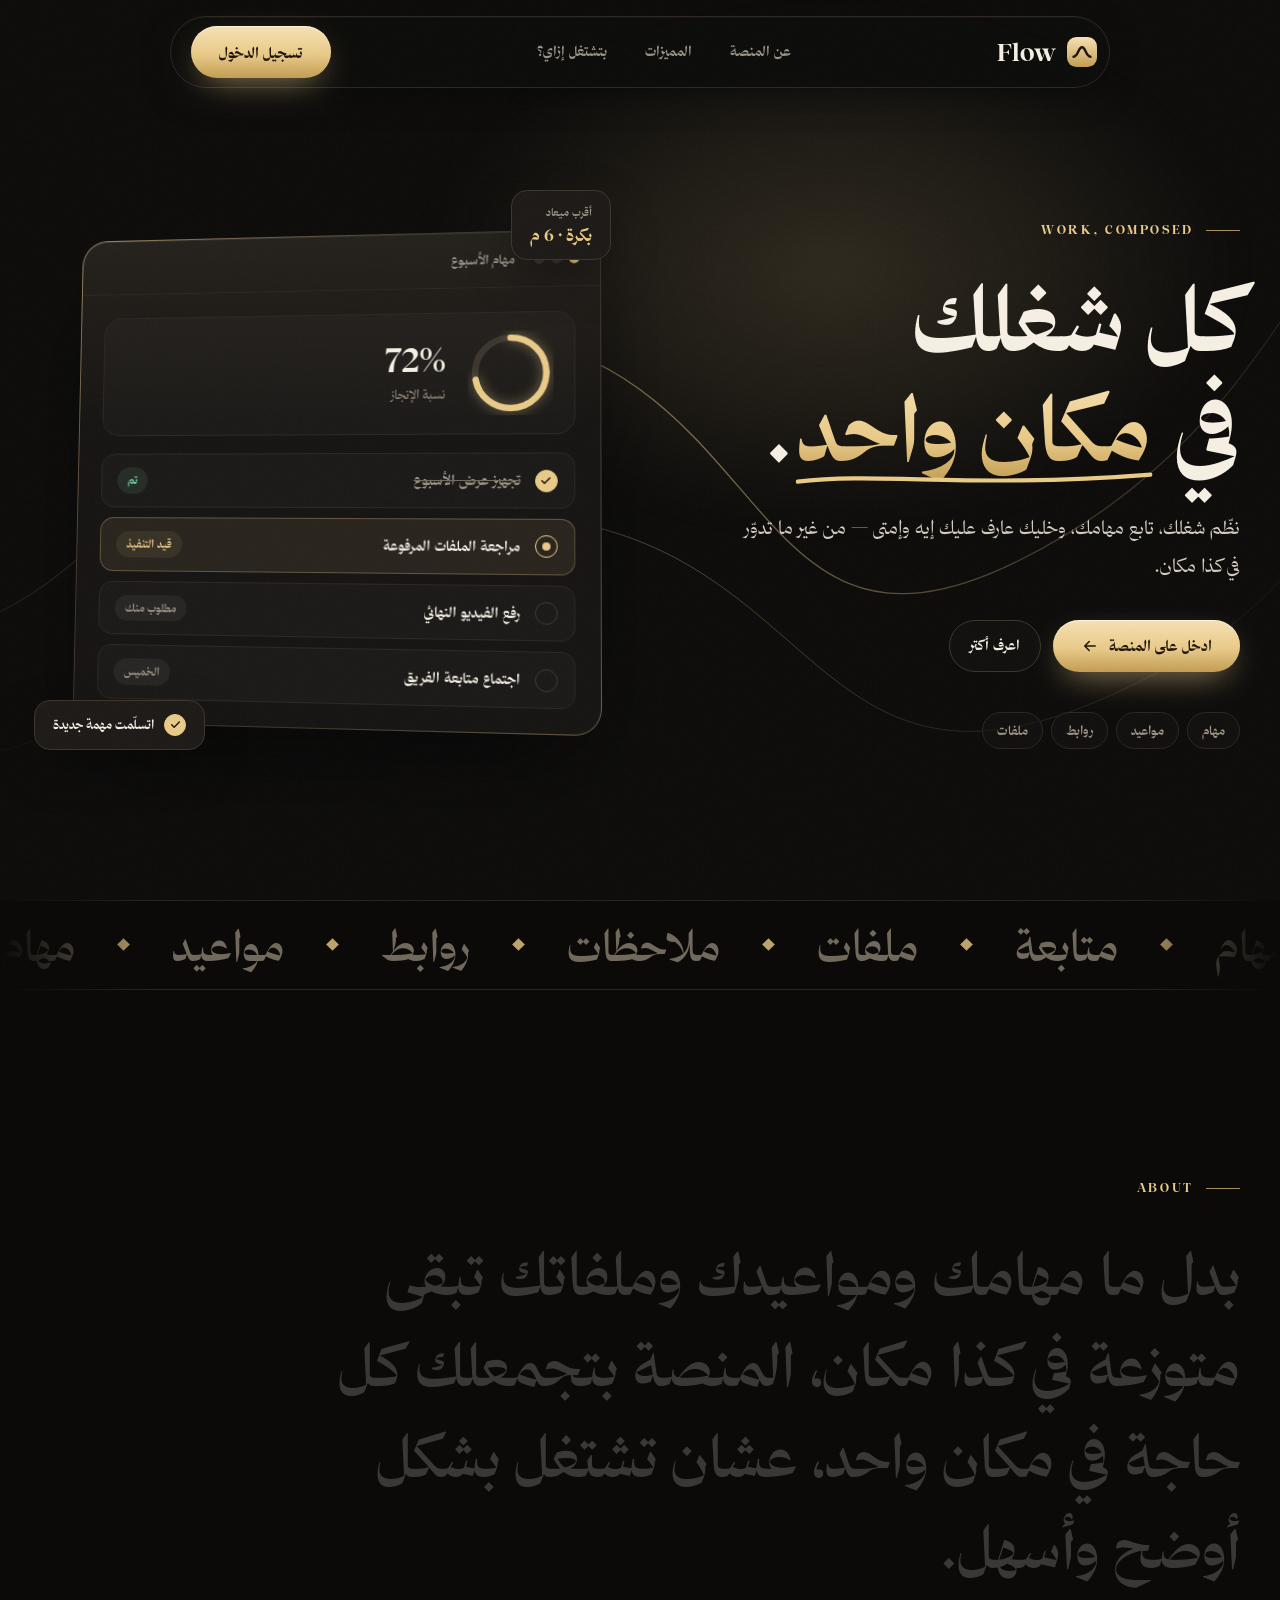
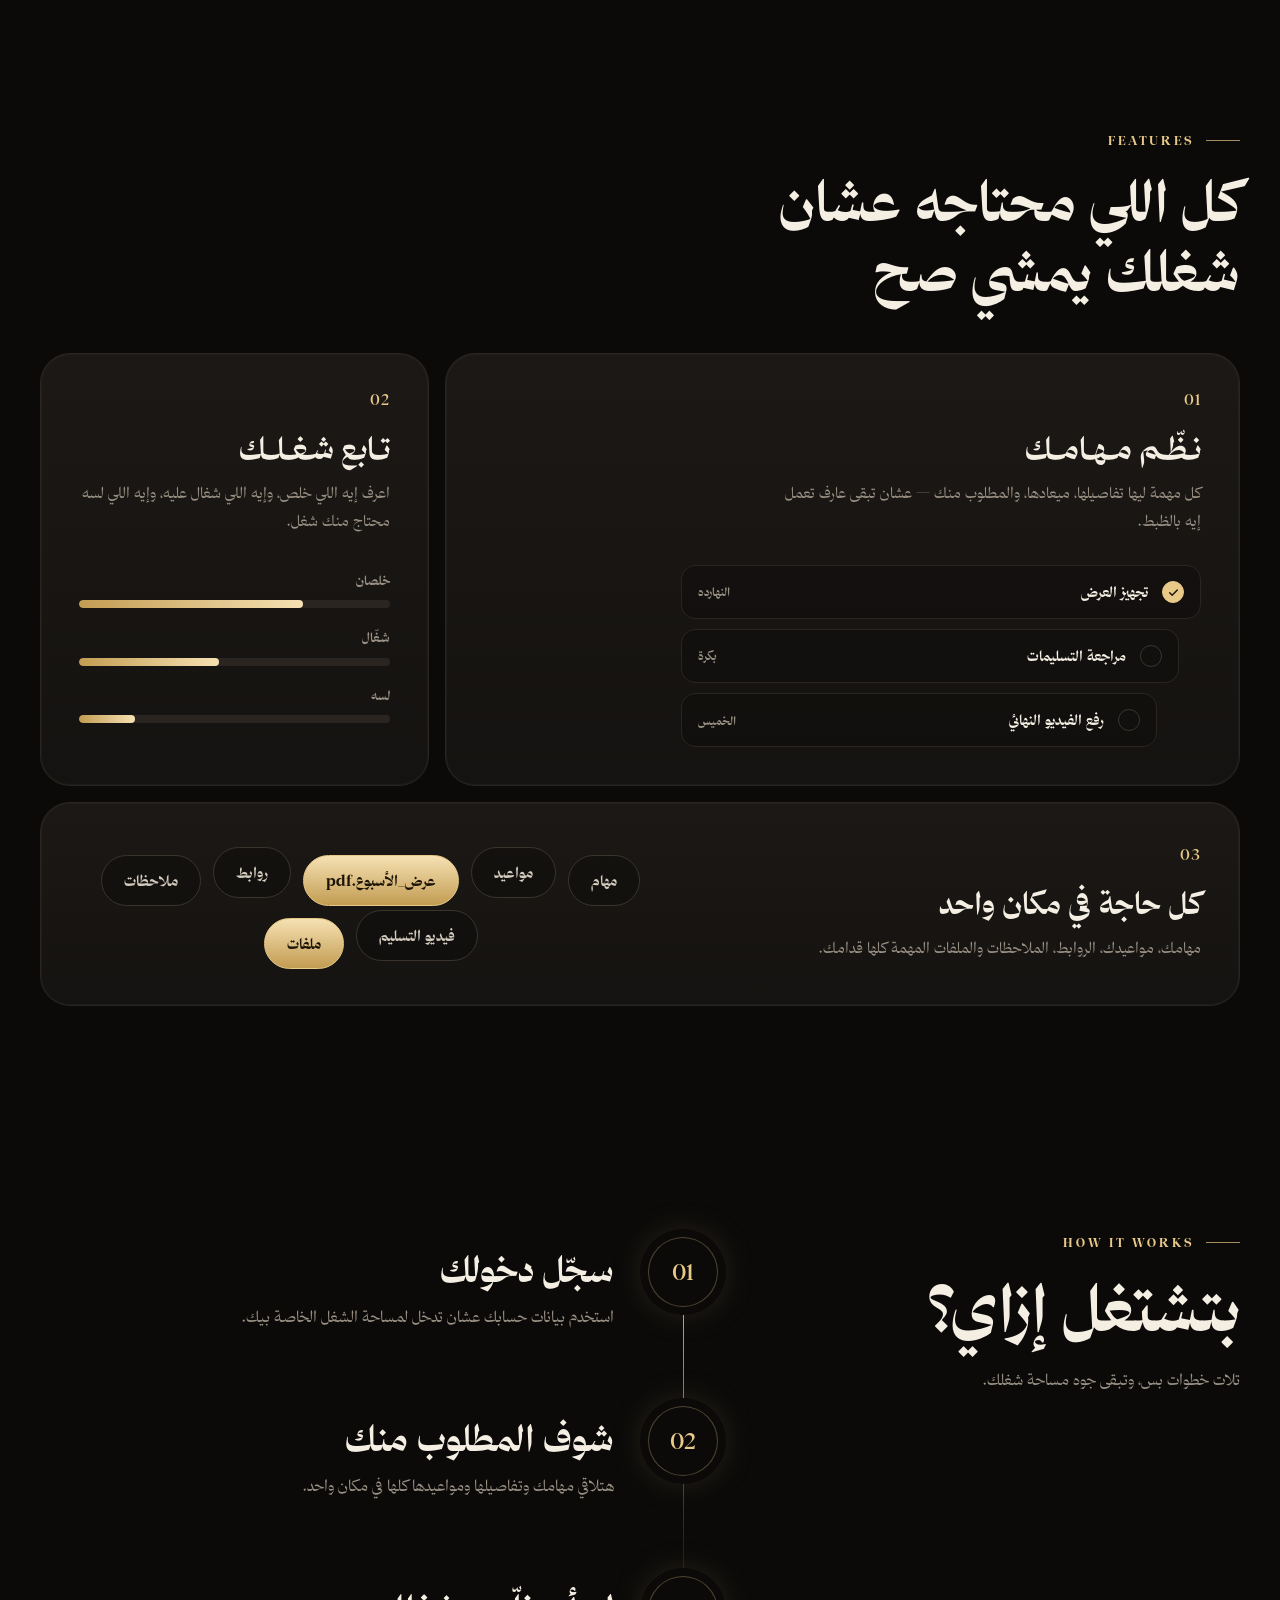
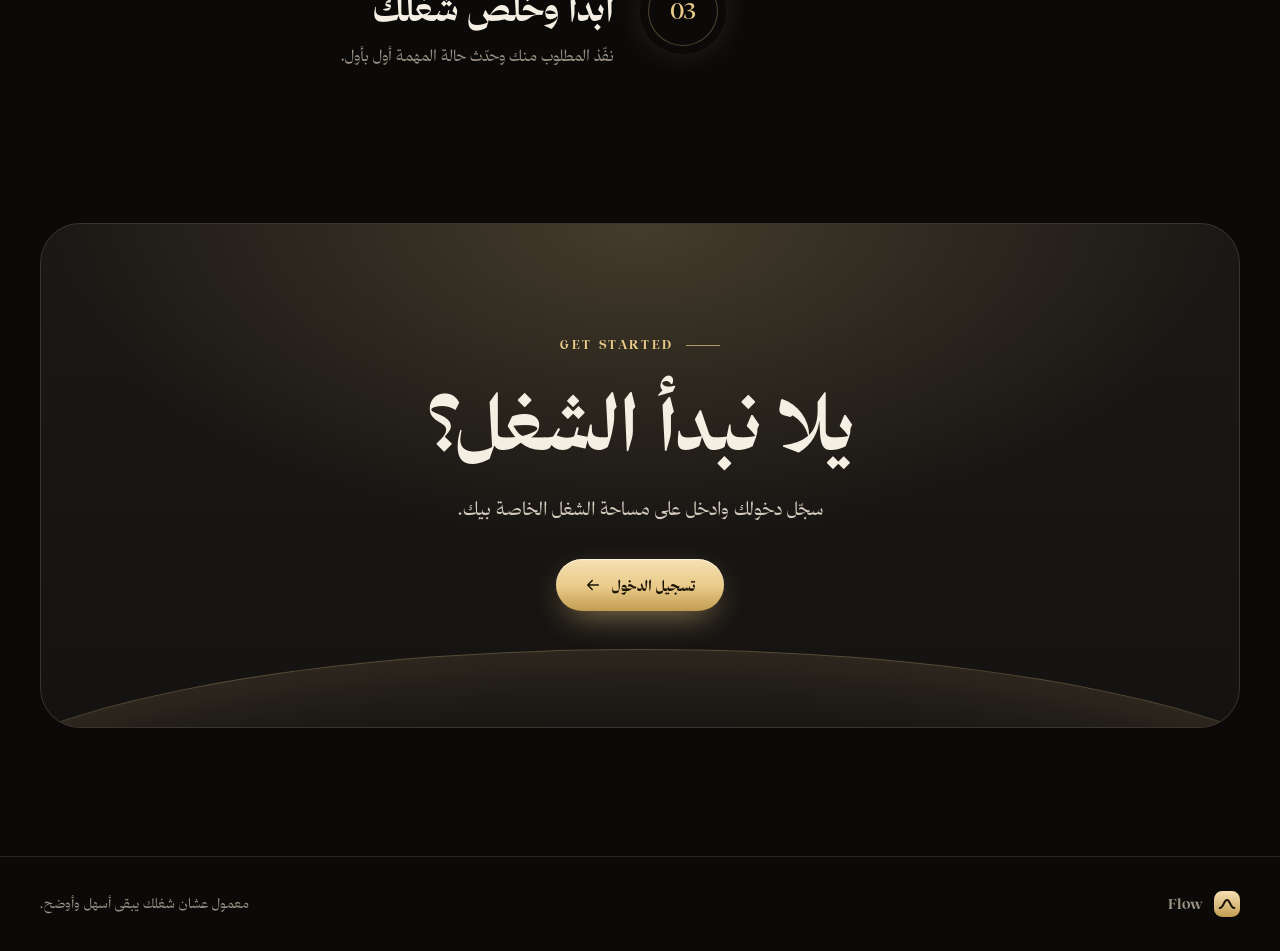
<file: index.html>
<!DOCTYPE html>
<html lang="ar" dir="rtl">
<head>
<meta charset="UTF-8">
<meta name="viewport" content="width=device-width, initial-scale=1, viewport-fit=cover">
<title>Flow — كل شغلك في مكان واحد</title>
<meta name="description" content="نظّم مهامك، تابع شغلك، وخليك عارف عليك إيه وإمتى — كل ده في منصة واحدة.">
<meta name="theme-color" content="#0b0a09">
<link rel="icon" href="favicon.svg" type="image/svg+xml">
<script>document.documentElement.classList.add('js')</script>
<link rel="preload" href="fonts/thmanyahserifdisplay-Regular.otf" as="font" type="font/otf" crossorigin>
<link rel="preload" href="fonts/thmanyahserifdisplay-Bold.otf" as="font" type="font/otf" crossorigin>
<link rel="stylesheet" href="css/fonts.css">
<link rel="stylesheet" href="css/tokens.css">
<link rel="stylesheet" href="css/site.css">
<link rel="stylesheet" href="css/landing.css">
  
</head>
<body>

<svg width="0" height="0" style="position:absolute" aria-hidden="true">
  <defs>
    <linearGradient id="mk" x1="0" y1="0" x2="0" y2="1"><stop offset="0" stop-color="#f6e1b3"/><stop offset="1" stop-color="#c29c52"/></linearGradient>
    <linearGradient id="fl" x1="0" y1="0" x2="1" y2="0"><stop offset="0" stop-color="#e8c987" stop-opacity="0"/><stop offset=".5" stop-color="#e8c987"/><stop offset="1" stop-color="#e8c987" stop-opacity="0"/></linearGradient>
    <symbol id="mark" viewBox="0 0 32 32"><rect width="32" height="32" rx="10" fill="url(#mk)"/><path d="M7 21c5 0 5-10 9-10s4 10 9 10" fill="none" stroke="#1b1306" stroke-width="2.6" stroke-linecap="round"/></symbol>
    <symbol id="arrow" viewBox="0 0 24 24"><path d="M19 12H5m6-6-6 6 6 6" fill="none" stroke="currentColor" stroke-width="2" stroke-linecap="round" stroke-linejoin="round"/></symbol>
    <symbol id="check" viewBox="0 0 24 24"><path d="m5 12.5 4.5 4.5L19 7.5" fill="none" stroke="currentColor" stroke-width="2.6" stroke-linecap="round" stroke-linejoin="round"/></symbol>
  </defs>
</svg>

<!-- ============ Top bar ============ -->
<header class="topbar">
  <nav class="pill" aria-label="التنقل الرئيسي">
    <a class="brand" href="index.html" aria-label="Flow"><svg class="mark"><use href="#mark"/></svg><span>Flow</span></a>
    <div class="links">
      <a href="#about">عن المنصة</a>
      <a href="#features">المميزات</a>
      <a href="#how-it-works">بتشتغل إزاي؟</a>
    </div>
    <a class="btn btn-primary btn-sm" href="login.html">تسجيل الدخول</a>
  </nav>
</header>

<main>

<!-- ============ Hero ============ -->
<section class="hero">
  <svg class="flow-bg" viewBox="0 0 1440 900" preserveAspectRatio="xMidYMid slice" aria-hidden="true">
    <path class="fp fp1" d="M-40 640C220 640 260 300 560 330S820 700 1100 560 1380 180 1500 220"/>
    <path class="fp fp2" d="M-40 760C260 780 380 480 640 520S900 820 1180 700 1400 420 1500 440"/>
  </svg>

  <div class="wrap hero-grid">
    <div class="hero-copy">
      <span class="kicker rv">Work, composed</span>
      <h1 class="rv" style="--d:.08s">كل شغلك<br>في <em>مكان واحد<svg class="u" viewBox="0 0 300 14" preserveAspectRatio="none" aria-hidden="true"><path d="M3 9C70 2 150 14 297 4"/></svg></em>.</h1>
      <p class="lede rv" style="--d:.16s">نظّم شغلك، تابع مهامك، وخليك عارف عليك إيه وإمتى — من غير ما تدوّر في كذا مكان.</p>
      <div class="actions rv" style="--d:.24s">
        <a class="btn btn-primary" href="login.html">ادخل على المنصة <svg><use href="#arrow"/></svg></a>
        <a class="btn btn-ghost" href="#how-it-works">اعرف أكتر</a>
      </div>
      <ul class="facts rv" style="--d:.32s"><li>مهام</li><li>مواعيد</li><li>روابط</li><li>ملفات</li></ul>
    </div>

    <div class="stage rv" style="--d:.2s" aria-hidden="true">
      <div class="window" id="tilt">
        <div class="win-bar"><i></i><i></i><i></i><span>مهام الأسبوع</span></div>
        <div class="win-body">
          <div class="ring-row">
            <svg class="ring" viewBox="0 0 120 120"><circle class="trk" cx="60" cy="60" r="50"/><circle class="val" cx="60" cy="60" r="50" pathLength="100"/></svg>
            <div class="ring-txt"><b>72%</b><span>نسبة الإنجاز</span></div>
          </div>
          <ul class="rows">
            <li class="done"><span class="dot"><svg><use href="#check"/></svg></span><p>تجهيز عرض الأسبوع</p><em>تم</em></li>
            <li class="prog"><span class="dot"></span><p>مراجعة الملفات المرفوعة</p><em>قيد التنفيذ</em></li>
            <li><span class="dot"></span><p>رفع الفيديو النهائي</p><em>مطلوب منك</em></li>
            <li><span class="dot"></span><p>اجتماع متابعة الفريق</p><em>الخميس</em></li>
          </ul>
        </div>
      </div>
      <div class="float f1"><span class="dot"><svg><use href="#check"/></svg></span>اتسلّمت مهمة جديدة</div>
      <div class="float f2"><small>أقرب ميعاد</small><b>بكرة · 6 م</b></div>
    </div>
  </div>
</section>

<!-- ============ Ticker ============ -->
<div class="ticker" aria-hidden="true">
  <div class="track">
    <span>مهام</span><i></i><span>مواعيد</span><i></i><span>روابط</span><i></i><span>ملاحظات</span><i></i><span>ملفات</span><i></i><span>متابعة</span><i></i>
    <span>مهام</span><i></i><span>مواعيد</span><i></i><span>روابط</span><i></i><span>ملاحظات</span><i></i><span>ملفات</span><i></i><span>متابعة</span><i></i>
  </div>
</div>

<!-- ============ About ============ -->
<section id="about" class="about">
  <div class="wrap">
    <span class="kicker rv">About</span>
    <h2 class="sr-only">كل اللي محتاجه عشان شغلك يمشي صح</h2>
    <p class="statement" data-words>بدل ما مهامك ومواعيدك وملفاتك تبقى متوزعة في كذا مكان، المنصة بتجمعلك كل حاجة في مكان واحد، عشان تشتغل بشكل أوضح وأسهل.</p>
  </div>
</section>

<!-- ============ Features (bento) ============ -->
<section id="features" class="features">
  <div class="wrap">
    <div class="sec-head rv">
      <span class="kicker">Features</span>
      <h2>كل اللي محتاجه عشان شغلك يمشي صح</h2>
    </div>

    <div class="bento">
      <article class="card c-a rv">
        <span class="num">01</span>
        <h3>نـظّـم مـهـامـك</h3>
        <p>كل مهمة ليها تفاصيلها، ميعادها، والمطلوب منك — عشان تبقى عارف تعمل إيه بالظبط.</p>
        <ul class="mini-tasks" aria-hidden="true">
          <li class="done"><span class="dot"><svg><use href="#check"/></svg></span>تجهيز العرض<em>النهارده</em></li>
          <li><span class="dot"></span>مراجعة التسليمات<em>بكرة</em></li>
          <li><span class="dot"></span>رفع الفيديو النهائي<em>الخميس</em></li>
        </ul>
      </article>

      <article class="card c-b rv" style="--d:.08s">
        <span class="num">02</span>
        <h3>تـابـع شـغـلـك</h3>
        <p>اعرف إيه اللي خلص، وإيه اللي شغال عليه، وإيه اللي لسه محتاج منك شغل.</p>
        <div class="bars" aria-hidden="true">
          <div><span>خلصان</span><i style="--w:72%"></i></div>
          <div><span>شغّال</span><i style="--w:45%"></i></div>
          <div><span>لسه</span><i style="--w:18%"></i></div>
        </div>
      </article>

      <article class="card c-c rv" style="--d:.12s">
        <div class="c-text">
          <span class="num">03</span>
          <h3>كل حاجة في مكان واحد</h3>
          <p>مهامك، مواعيدك، الروابط، الملاحظات والملفات المهمة كلها قدامك.</p>
        </div>
        <div class="cloud" aria-hidden="true">
          <span>مهام</span><span>مواعيد</span><span class="hl">عرض_الأسبوع.pdf</span><span>روابط</span><span>ملاحظات</span><span>فيديو التسليم</span><span class="hl">ملفات</span>
        </div>
      </article>
    </div>
  </div>
</section>

<!-- ============ How it works ============ -->
<section id="how-it-works" class="how">
  <div class="wrap how-grid">
    <div class="how-head rv">
      <span class="kicker">How it works</span>
      <h2>بتشتغل إزاي؟</h2>
      <p>تلات خطوات بس، وتبقى جوه مساحة شغلك.</p>
    </div>
    <ol class="steps">
      <li class="step rv"><span class="n">01</span><div><h3>سجّل دخولك</h3><p>استخدم بيانات حسابك عشان تدخل لمساحة الشغل الخاصة بيك.</p></div></li>
      <li class="step rv" style="--d:.06s"><span class="n">02</span><div><h3>شوف المطلوب منك</h3><p>هتلاقي مهامك وتفاصيلها ومواعيدها كلها في مكان واحد.</p></div></li>
      <li class="step rv" style="--d:.12s"><span class="n">03</span><div><h3>ابدأ وخلّص شغلك</h3><p>نفّذ المطلوب منك وحدّث حالة المهمة أول بأول.</p></div></li>
    </ol>
  </div>
</section>

<!-- ============ CTA ============ -->
<section class="cta-wrap">
  <div class="wrap">
    <div class="cta rv">
      <span class="kicker">Get started</span>
      <h2>يلا نبدأ الشغل؟</h2>
      <p>سجّل دخولك وادخل على مساحة الشغل الخاصة بيك.</p>
      <a class="btn btn-primary" href="login.html">تسجيل الدخول <svg><use href="#arrow"/></svg></a>
    </div>
  </div>
</section>

</main>

<footer class="foot">
  <div class="wrap">
    <a class="brand" href="index.html"><svg class="mark"><use href="#mark"/></svg><span>Flow</span></a>
    <span>معمول عشان شغلك يبقى أسهل وأوضح.</span>
  </div>
</footer>

<script src="js/landing.js" defer></script>
<div class="custom-cursor"></div>
</body>
</html>
</file>
<file: css/fonts.css>
/* Self-hosted font — Thmanyah Serif Display only (no fallback fonts) */
@font-face{font-family:"Thmanyah Serif Display";font-weight:300;font-style:normal;font-display:swap;src:url("../fonts/thmanyahserifdisplay-Light.otf") format("opentype");}
@font-face{font-family:"Thmanyah Serif Display";font-weight:400;font-style:normal;font-display:swap;src:url("../fonts/thmanyahserifdisplay-Regular.otf") format("opentype");}
@font-face{font-family:"Thmanyah Serif Display";font-weight:500;font-style:normal;font-display:swap;src:url("../fonts/thmanyahserifdisplay-Medium.otf") format("opentype");}
@font-face{font-family:"Thmanyah Serif Display";font-weight:700;font-style:normal;font-display:swap;src:url("../fonts/thmanyahserifdisplay-Bold.otf") format("opentype");}
@font-face{font-family:"Thmanyah Serif Display";font-weight:900;font-style:normal;font-display:swap;src:url("../fonts/thmanyahserifdisplay-Black.otf") format("opentype");}
:root{
  --font-display:"Thmanyah Serif Display";
  --font-body:"Thmanyah Serif Display";
}
body,input,button,select,textarea,option,optgroup,::placeholder{font-family:var(--font-body)}
</file>
<file: css/tokens.css>
/* =========================================================
   FLOW — IDENTITY TOKENS  ·  Obsidian & Champagne
   The single source of truth for the palette. Load after style.css.
========================================================= */
:root{
  /* Surfaces — warm obsidian */
  --bg:#0b0a09; --bg-elevated:#100e0c;
  --surface:#151311; --surface-2:#1b1815; --surface-3:#231f1a;
  /* Lines */
  --border:#2a2520; --border-strong:#3a342c; --border-hover:#4d443a;
  /* Text — ivory */
  --text:#f4eee3; --text-soft:#d3cbbd; --muted:#9a9184; --muted-2:#72695d;
  /* Signature — champagne */
  --accent:#e8c987; --accent-light:#f6e1b3; --accent-dark:#c29c52; --accent-ink:#1b1306;
  --accent-soft:color-mix(in srgb,var(--accent) 8%,transparent);
  --accent-line:color-mix(in srgb,var(--accent) 30%,transparent);
  --accent-glow:color-mix(in srgb,var(--accent) 30%,transparent);
  /* Semantic */
  --danger:#f07167; --danger-soft:rgba(240,113,103,.09);
  --warning:#f2a65a; --warning-soft:rgba(242,166,90,.09);
  --info:#8fb4e8;    --info-soft:rgba(143,180,232,.09);
  --ok:#7cd0a4;
  /* Shape & depth */
  --radius-sm:10px; --radius-md:14px; --radius-lg:20px; --radius-xl:30px;
  --shadow-sm:0 2px 12px rgba(0,0,0,.3);
  --shadow-md:0 18px 50px -12px rgba(0,0,0,.55);
  --shadow-lg:0 40px 100px -20px rgba(0,0,0,.7);
  --ring:0 0 0 1px rgba(255,255,255,.035) inset;
  --ease-out:cubic-bezier(.22,1,.36,1); --ease-spring:cubic-bezier(.34,1.56,.64,1);
  /* Type */
  --font-display:"Thmanyah Serif Display";
  --font-body:"Thmanyah Serif Display";
}
</file>
<file: css/site.css>
/* Shared base for public pages (landing + login) */
*{box-sizing:border-box;margin:0;padding:0}
html{scroll-behavior:smooth;scroll-padding-top:96px;-webkit-text-size-adjust:100%}
body{min-height:100svh;background:var(--bg);color:var(--text);font-family:var(--font-body);line-height:1.8;
  -webkit-font-smoothing:antialiased;text-rendering:optimizeLegibility;overflow-x:clip}
body::after{content:"";position:fixed;inset:0;z-index:100;pointer-events:none;opacity:.07;
  background-image:url("data:image/svg+xml;utf8,<svg xmlns='http://www.w3.org/2000/svg' width='180' height='180'><filter id='n'><feTurbulence type='fractalNoise' baseFrequency='.85' numOctaves='2' stitchTiles='stitch'/><feColorMatrix values='0 0 0 0 1  0 0 0 0 1  0 0 0 0 1  0 0 0 .5 0'/></filter><rect width='100%' height='100%' filter='url(%23n)'/></svg>")}
a{color:inherit;text-decoration:none}
button{font:inherit;color:inherit;cursor:pointer;border:0;background:none}
h1,h2,h3{font-family:var(--font-display);font-weight:700;letter-spacing:0;line-height:1.25;text-wrap:balance}
p{text-wrap:pretty}
::selection{background:var(--accent);color:var(--accent-ink)}
:focus-visible{outline:2px solid var(--accent);outline-offset:3px;border-radius:8px}
.wrap{width:min(1200px,100% - 48px);margin-inline:auto}

/* Buttons */
.btn{display:inline-flex;align-items:center;justify-content:center;gap:10px;min-height:52px;padding:0 28px;border-radius:999px;
  font-weight:700;font-size:15px;white-space:nowrap;position:relative;
  transition:transform .35s var(--ease-out),box-shadow .35s var(--ease-out),background-color .25s,border-color .25s}
.btn svg{width:18px;height:18px;transition:transform .35s var(--ease-out)}
.btn-primary{color:var(--accent-ink);
  background:linear-gradient(180deg,var(--accent-light),var(--accent) 55%,var(--accent-dark));
  box-shadow:inset 0 1px 0 rgba(255,255,255,.55),0 12px 34px -12px color-mix(in srgb,var(--accent) 70%,transparent)}
.btn-ghost{border:1px solid var(--border-strong);background:color-mix(in srgb,var(--surface) 55%,transparent);color:var(--text);
padding:0 20px;font-size:14px}
.btn-block{width:100%}
.btn:disabled{opacity:.7;cursor:wait}
@media (hover:hover){
  .btn-primary:hover{transform:translateY(-2px);box-shadow:inset 0 1px 0 rgba(255,255,255,.55),0 18px 44px -12px color-mix(in srgb,var(--accent) 85%,transparent)}
  .btn-ghost:hover{border-color:var(--accent-line);background:var(--surface-2)}
  .btn:hover svg{transform:translateX(-4px)}
}
.btn:active{transform:scale(.97)}

/* Brand */
.brand{display:inline-flex;align-items:center;gap:11px;font-family:var(--font-display);font-weight:700;font-size:24px;line-height:1}
.brand .mark{width:30px;height:30px}

@media (prefers-reduced-motion:reduce){
  *,*::before,*::after{animation-duration:.01ms!important;animation-iteration-count:1!important;transition-duration:.01ms!important;scroll-behavior:auto!important}
}
</file>
<file: css/landing.css>
/* =========================================================
   FLOW — LANDING
========================================================= */
.sr-only{position:absolute;width:1px;height:1px;overflow:hidden;clip:rect(0 0 0 0);white-space:nowrap}
.kicker{display:inline-flex;align-items:center;gap:12px;font:700 12px/1 var(--font-body);letter-spacing:.22em;text-transform:uppercase;color:var(--accent)}
.kicker::before{content:"";width:34px;height:1px;background:var(--accent);opacity:.7}
.dot{display:inline-grid;place-items:center;flex:none;width:22px;height:22px;border-radius:50%;border:1.5px solid var(--border-strong);color:var(--accent-ink)}
.dot svg{width:13px;height:13px}
.done .dot{background:var(--accent);border-color:var(--accent)}

/* reveal */
.js .rv{opacity:0;transform:translateY(26px);filter:blur(6px);
  transition:opacity .9s var(--ease-out) var(--d,0s),transform .9s var(--ease-out) var(--d,0s),filter .9s var(--ease-out) var(--d,0s)}
.js .rv.in{opacity:1;transform:none;filter:none}

/* ---------- top bar ---------- */
.topbar{position:fixed;inset:16px 0 auto;z-index:50;display:flex;justify-content:center;padding-inline:16px;pointer-events:none}
.pill{pointer-events:auto;display:flex;align-items:center;gap:28px;width:min(940px,100%);padding:9px 12px 9px 20px;border-radius:999px;
  background:color-mix(in srgb,var(--bg) 90%,transparent);border:1px solid var(--border);
  box-shadow:0 10px 40px -14px rgba(0,0,0,.7),inset 0 1px 0 rgba(255,255,255,.04);transition:background-color .3s,border-color .3s}
.topbar.scrolled .pill{background:color-mix(in srgb,var(--bg) 95%,transparent);border-color:var(--border-strong)}
.pill .links{display:flex;gap:6px;margin-inline:auto}
.pill .links a{padding:8px 16px;border-radius:999px;font-size:14px;font-weight:600;color:var(--muted);transition:color .2s,background-color .2s}
.pill .links a:hover{color:var(--text);background:rgba(255,255,255,.05)}

/* ---------- hero ---------- */
.hero{position:relative;min-height:100svh;display:grid;align-items:center;padding:150px 0 90px;isolation:isolate;overflow:hidden}
.hero::before{content:"";position:absolute;z-index:-2;inset:-10% -10% auto 20%;height:80%;
  background:radial-gradient(closest-side,color-mix(in srgb,var(--accent) 16%,transparent),transparent 72%);filter:blur(20px)}
.hero::after{content:"";position:absolute;z-index:-1;inset:auto 0 0;height:240px;background:linear-gradient(transparent,var(--bg))}
.flow-bg{position:absolute;inset:0;width:100%;height:100%;z-index:-1;pointer-events:none}
.fp{fill:none;stroke:url(#fl);stroke-width:1.3;opacity:.5;stroke-dasharray:1800;stroke-dashoffset:1800;animation:draw 3.4s var(--ease-out) .3s forwards}
.fp2{stroke-width:1;opacity:.3;animation-delay:.7s}
@keyframes draw{to{stroke-dashoffset:0}}
.hero-grid{display:grid;grid-template-columns:1.02fr .98fr;gap:64px;align-items:center}
.hero h1{font-size:clamp(46px,7vw,100px);line-height:1.22;margin:24px 0 26px}
.hero h1 em{position:relative;display:inline-block;font-style:normal;padding-inline:.04em;
  background:linear-gradient(180deg,var(--accent-light),var(--accent) 60%,var(--accent-dark));-webkit-background-clip:text;background-clip:text;-webkit-text-fill-color:transparent}
.hero h1 .u{position:absolute;inset:auto 0 -.08em 0;width:100%;height:.22em;overflow:visible}
.hero h1 .u path{fill:none;stroke:var(--accent);stroke-width:3;stroke-linecap:round;stroke-dasharray:320;stroke-dashoffset:320;animation:draw2 1.2s var(--ease-out) 1.1s forwards}
@keyframes draw2{to{stroke-dashoffset:0}}
.lede{max-width:500px;font-size:clamp(16px,1.5vw,19px);color:var(--text-soft);line-height:2}
.actions{display:flex;flex-wrap:wrap;gap:12px;margin-top:36px}
.facts{display:flex;flex-wrap:wrap;gap:8px;margin-top:40px;list-style:none}
.facts li{padding:6px 14px;border:1px solid var(--border);border-radius:999px;font-size:13px;font-weight:600;color:var(--muted);background:color-mix(in srgb,var(--surface) 50%,transparent)}

/* hero product stage */
.stage{position:relative;perspective:1500px;padding:28px 0 28px 28px}
.window{position:relative;border-radius:26px;border:1px solid var(--border-strong);
  background:linear-gradient(180deg,var(--surface-3),var(--surface) 38%);
  box-shadow:var(--shadow-lg),inset 0 1px 0 rgba(255,255,255,.07);
  transform:rotateY(-9deg) rotateX(4deg);transform-style:preserve-3d;transition:transform .5s var(--ease-out)}
.window::before{content:"";position:absolute;inset:-1px;border-radius:inherit;pointer-events:none;padding:1px;
  background:linear-gradient(135deg,color-mix(in srgb,var(--accent) 55%,transparent),transparent 35%,transparent 70%,color-mix(in srgb,var(--accent) 25%,transparent));
  -webkit-mask:linear-gradient(#000 0 0) content-box,linear-gradient(#000 0 0);-webkit-mask-composite:xor;mask-composite:exclude}
.win-bar{display:flex;align-items:center;gap:7px;padding:16px 20px;border-bottom:1px solid var(--border)}
.win-bar i{width:10px;height:10px;border-radius:50%;background:var(--border-strong)}
.win-bar i:first-child{background:var(--accent)}
.win-bar span{margin-inline-end:auto;margin-inline-start:12px;font-size:13px;font-weight:700;color:var(--muted)}
.win-body{padding:24px}
.ring-row{display:flex;align-items:center;gap:22px;padding:18px 20px;margin-bottom:18px;border:1px solid var(--border);border-radius:18px;background:rgba(255,255,255,.02)}
.ring{width:84px;height:84px;transform:rotate(-90deg);flex:none}
.ring circle{fill:none;stroke-width:9;stroke-linecap:round}
.ring .trk{stroke:var(--border-strong)}
.ring .val{stroke:var(--accent);stroke-dasharray:0 100;animation:ring 1.8s var(--ease-out) .9s forwards;filter:drop-shadow(0 0 8px color-mix(in srgb,var(--accent) 50%,transparent))}
@keyframes ring{to{stroke-dasharray:72 100}}
.ring-txt b{display:block;font:700 34px/1.1 var(--font-display)}
.ring-txt span{font-size:13px;color:var(--muted)}
.rows{list-style:none;display:grid;gap:10px}
.rows li{display:flex;align-items:center;gap:14px;padding:13px 16px;border:1px solid var(--border);border-radius:14px;background:rgba(255,255,255,.02)}
.rows p{flex:1;font-size:14px;font-weight:600}
.rows em{font-style:normal;font-size:11.5px;font-weight:700;padding:3px 11px;border-radius:999px;color:var(--muted);background:rgba(255,255,255,.05)}
.rows .done p{color:var(--muted);text-decoration:line-through;text-decoration-color:var(--muted-2)}
.rows .done em{color:var(--ok);background:rgba(124,208,164,.1)}
.rows .prog{border-color:var(--accent-line);background:var(--accent-soft)}
.rows .prog .dot{border-color:var(--accent);position:relative}
.rows .prog .dot::after{content:"";width:8px;height:8px;border-radius:50%;background:var(--accent);animation:pulse 1.8s ease-in-out infinite}
.rows .prog em{color:var(--accent);background:var(--accent-soft)}
@keyframes pulse{50%{transform:scale(.55);opacity:.5}}
.float{position:absolute;display:flex;align-items:center;gap:10px;padding:12px 18px;border-radius:16px;font-size:13px;font-weight:700;
  background:var(--surface-2);border:1px solid var(--border-strong);
box-shadow:var(--shadow-md)}
.float .dot{background:var(--accent);border-color:var(--accent)}
.f1{inset:auto auto 6px -6px;animation:bob 6s ease-in-out infinite}
.f2{inset:-14px -14px auto auto;flex-direction:column;align-items:flex-start;gap:0;animation:bob 7s ease-in-out -2s infinite}
.f2 small{font-size:11px;color:var(--muted);font-weight:600}
.f2 b{font:700 17px/1.4 var(--font-display);color:var(--accent)}
@keyframes bob{50%{transform:translateY(-10px)}}

/* ---------- ticker ---------- */
.ticker{overflow:hidden;border-block:1px solid var(--border);padding:22px 0;direction:ltr;
  -webkit-mask:linear-gradient(90deg,transparent,#000 12%,#000 88%,transparent);mask:linear-gradient(90deg,transparent,#000 12%,#000 88%,transparent)}
.track{display:flex;align-items:center;gap:44px;width:max-content;animation:slide 38s linear infinite}
.track span{font:500 clamp(26px,3.4vw,44px)/1 var(--font-display);color:var(--muted-2);white-space:nowrap;direction:rtl}
.track i{width:9px;height:9px;rotate:45deg;background:var(--accent);opacity:.8;flex:none}
@keyframes slide{to{transform:translateX(-50%)}}

/* ---------- about ---------- */
.about{padding:clamp(96px,14vw,190px) 0 clamp(60px,8vw,110px)}
.statement{max-width:1000px;margin-top:30px;font:500 clamp(30px,4.6vw,62px)/1.55 var(--font-display);color:var(--text)}
.statement .w{opacity:.2;transition:opacity .5s ease}
.statement .w.lit{opacity:1}

/* ---------- features / bento ---------- */
.features{padding:40px 0 clamp(90px,12vw,160px)}
.sec-head{display:grid;gap:18px;margin-bottom:48px}
.sec-head h2{font-size:clamp(30px,4.4vw,56px);max-width:760px}
.bento{display:grid;grid-template-columns:repeat(6,1fr);gap:16px}
.card{position:relative;overflow:hidden;isolation:isolate;padding:clamp(24px,3vw,38px);border-radius:var(--radius-xl);
  border:1px solid var(--border);background:linear-gradient(180deg,var(--surface-2),var(--surface));
  box-shadow:var(--ring);transition:border-color .4s,transform .6s var(--ease-out)}
.card::before{content:"";position:absolute;inset:0;z-index:-1;opacity:0;transition:opacity .4s;
  background:radial-gradient(420px circle at var(--mx,50%) var(--my,0%),color-mix(in srgb,var(--accent) 14%,transparent),transparent 65%)}
@media (hover:hover){.card:hover{border-color:var(--accent-line)}.card:hover::before{opacity:1}}
.c-a{grid-column:span 4}.c-b{grid-column:span 2}.c-c{grid-column:span 6;display:grid;grid-template-columns:1fr 1.15fr;gap:32px;align-items:center}
.num{display:block;margin-bottom:22px;font:500 15px/1 var(--font-display);color:var(--accent);letter-spacing:.08em}
.card h3{font-size:clamp(24px,2.4vw,32px);margin-bottom:12px}
.card p{color:var(--muted);max-width:430px;font-size:15.5px}
.mini-tasks{list-style:none;display:grid;gap:10px;margin-top:30px;max-width:520px}
.mini-tasks li{display:flex;align-items:center;gap:14px;padding:13px 16px;border:1px solid var(--border);border-radius:14px;background:rgba(0,0,0,.22);font-size:14.5px;font-weight:600}
.mini-tasks li:nth-child(2){margin-inline-start:22px}.mini-tasks li:nth-child(3){margin-inline-start:44px}
.mini-tasks em{margin-inline-start:auto;font-style:normal;font-size:12px;color:var(--muted)}
.bars{display:grid;gap:18px;margin-top:34px}
.bars div{display:grid;gap:8px}
.bars span{font-size:13px;font-weight:700;color:var(--muted)}
.bars i{display:block;height:8px;border-radius:99px;background:var(--border);position:relative;overflow:hidden}
.bars i::after{content:"";position:absolute;inset:0 auto 0 0;width:0;border-radius:inherit;background:linear-gradient(90deg,var(--accent-dark),var(--accent-light));transition:width 1.4s var(--ease-out) .4s}
.card.in .bars i::after{width:var(--w)}
.cloud{display:flex;flex-wrap:wrap;gap:12px;justify-content:center;align-content:center;padding:6px}
.cloud span{padding:11px 22px;border:1px solid var(--border-strong);border-radius:999px;font-weight:700;font-size:15px;color:var(--text-soft);background:rgba(0,0,0,.25)}
.cloud span:nth-child(odd){transform:translateY(8px)}
.cloud .hl{color:var(--accent-ink);border-color:var(--accent);background:linear-gradient(180deg,var(--accent-light),var(--accent-dark))}

/* ---------- how it works ---------- */
.how{padding:clamp(40px,6vw,80px) 0 clamp(90px,12vw,160px)}
.how-grid{display:grid;grid-template-columns:.8fr 1.2fr;gap:70px;align-items:start}
.how-head{position:sticky;top:120px;display:grid;gap:18px}
.how-head h2{font-size:clamp(34px,5vw,64px)}
.how-head p{color:var(--muted);max-width:340px}
.steps{list-style:none;position:relative;display:grid}
.steps::before{content:"";position:absolute;inset:14px 34px 14px auto;width:1px;background:linear-gradient(var(--accent),var(--border) 70%,transparent)}
.step{position:relative;display:flex;gap:34px;align-items:flex-start;padding:0 0 clamp(44px,6vw,76px)}
.step:last-child{padding-bottom:0}
.step .n{position:relative;z-index:1;flex:none;display:grid;place-items:center;width:70px;height:70px;border-radius:50%;
  background:var(--bg);border:1px solid var(--accent-line);font:500 22px/1 var(--font-display);color:var(--accent);
  box-shadow:0 0 0 8px var(--bg),0 0 40px -6px color-mix(in srgb,var(--accent) 35%,transparent)}
.step h3{font-size:clamp(24px,2.8vw,36px);margin:10px 0 10px}
.step p{color:var(--muted);max-width:460px}

/* ---------- CTA ---------- */
.cta-wrap{padding-bottom:clamp(70px,10vw,130px)}
.cta{position:relative;overflow:hidden;isolation:isolate;display:grid;justify-items:center;text-align:center;gap:22px;
  padding:clamp(56px,9vw,120px) 24px;border-radius:40px;border:1px solid var(--border-strong);
  background:radial-gradient(70% 90% at 50% 0%,color-mix(in srgb,var(--accent) 20%,transparent),transparent 70%),linear-gradient(180deg,var(--surface-2),var(--surface))}
.cta::after{content:"";position:absolute;inset:auto -10% -55% -10%;height:70%;z-index:-1;border-radius:50%;
  border:1px solid var(--accent-line);box-shadow:0 0 120px color-mix(in srgb,var(--accent) 22%,transparent) inset}
.cta h2{font-size:clamp(36px,6vw,80px)}
.cta p{color:var(--text-soft);font-size:clamp(16px,1.6vw,19px)}
.cta .btn{margin-top:12px}

/* ---------- footer ---------- */
.foot{border-top:1px solid var(--border);padding:34px 0 calc(34px + env(safe-area-inset-bottom,0px))}
.foot .wrap{display:flex;flex-wrap:wrap;align-items:center;justify-content:space-between;gap:14px}
.foot span{color:var(--muted);font-size:14px}
.foot .brand{font-size:20px}.foot .mark{width:26px;height:26px}

/* ---------- responsive ---------- */
@media (max-width:980px){
  .hero-grid{grid-template-columns:1fr;gap:56px}
  .hero{padding-top:128px}
  .stage{max-width:560px;width:100%;margin-inline:auto}
  .how-grid{grid-template-columns:1fr;gap:40px}.how-head{position:static}
  .c-a,.c-b{grid-column:span 6}.c-c{grid-template-columns:1fr}
}
@media (max-width:700px){
  .pill .links{display:none}.pill{justify-content:space-between}
  .window{transform:none}.stage{padding:20px 0 24px}
  .f1{inset:auto auto -6px 0}.f2{inset:0 0 auto auto}
  .step{gap:20px}.step .n{width:56px;height:56px;font-size:18px}.steps::before{inset-inline-end:27px}
  .actions .btn{flex:1 1 auto}
}
</file>
